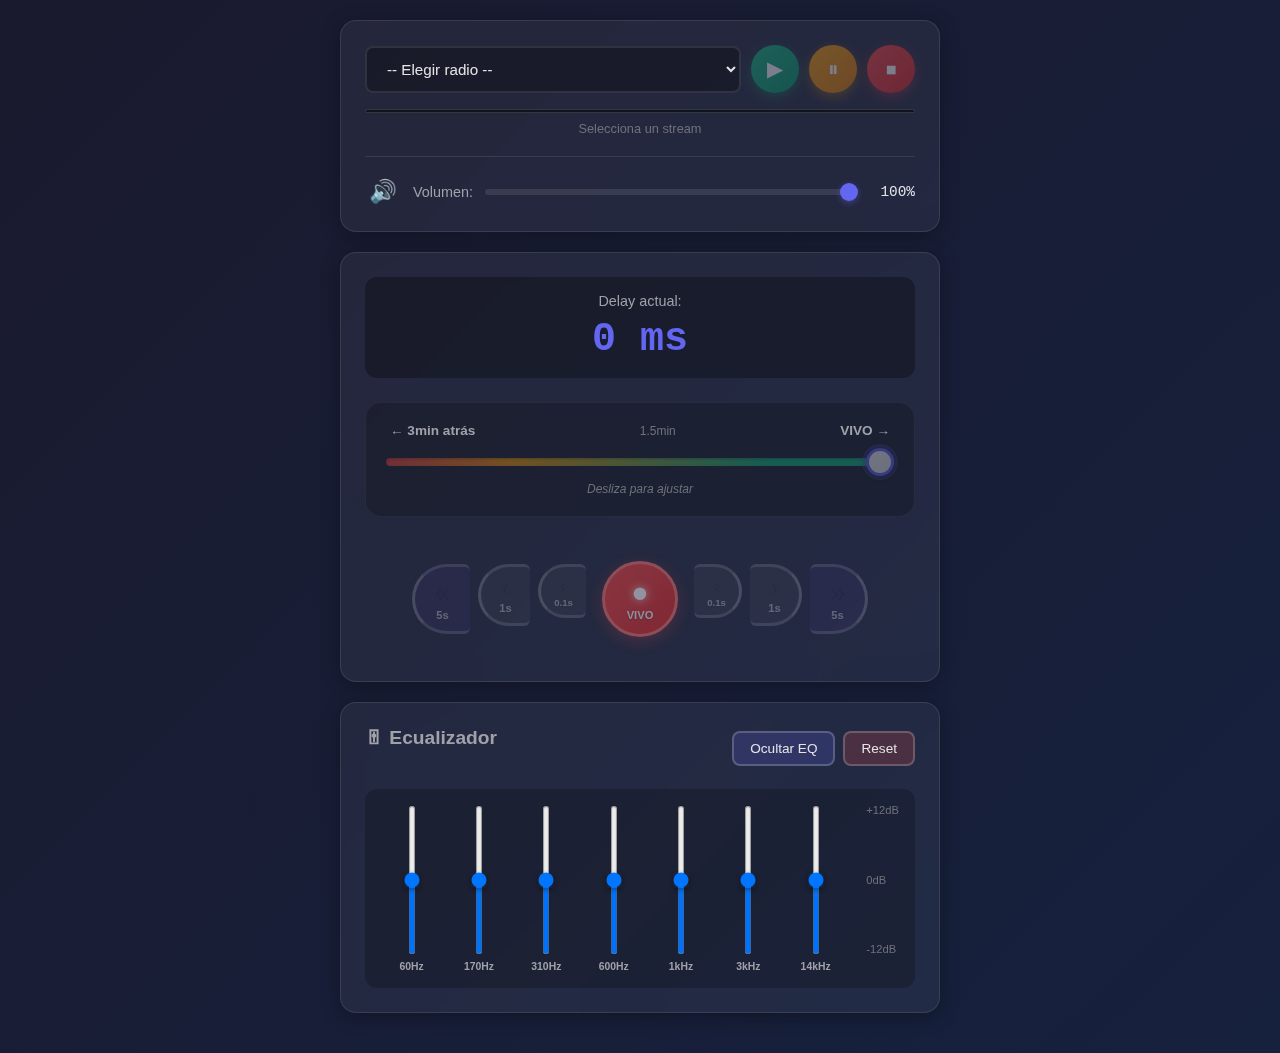
<file: index.html>
<!DOCTYPE html>
<html lang="es">
<head>
    <meta charset="UTF-8">
    <meta name="viewport" content="width=device-width, initial-scale=1.0">
    <title>BRIZUELAMP</title>
    <link rel="icon" type="image/svg+xml" href="favicon.svg">
    <link rel="stylesheet" href="styles.css">
</head>
<body>
    <div class="container">

        <div class="card">
            <div class="player-controls">
                <select id="stream-selector">
                    <option value="">-- Elegir radio --</option>
                    <option value="https://server1.dainusradio.com:2341/stream">Sucesos</option>
                    <option value="https://playerservices.streamtheworld.com/api/livestream-redirect/radio3.mp3">Cadena 3</option>
                </select>
                <button id="play-btn" class="btn-icon btn-icon-play" disabled title="Reproducir">
                    ▶
                </button>
                <button id="pause-btn" class="btn-icon btn-icon-pause" disabled title="Pausar">
                    ⏸
                </button>
                <button id="stop-btn" class="btn-icon btn-icon-stop" disabled title="Detener">
                    ⏹
                </button>
            </div>

            <div class="visualizer-container">
                <div id="audio-visualizer" class="audio-visualizer">
                    <div class="visualizer-bar" data-bar="0"></div>
                    <div class="visualizer-bar" data-bar="1"></div>
                    <div class="visualizer-bar" data-bar="2"></div>
                    <div class="visualizer-bar" data-bar="3"></div>
                </div>
                <div id="visualizer-status" class="visualizer-status">Selecciona un stream</div>
            </div>

            <div class="volume-control">
                <button id="mute-btn" class="volume-icon-btn" title="Silenciar/Activar sonido">🔊</button>
                <label for="volume-slider" class="volume-label">Volumen:</label>
                <input type="range" id="volume-slider" min="0" max="100" value="100">
                <span id="volume-value">100%</span>
            </div>
        </div>
        
        <div class="card">

            <div class="delay-display">
                <span class="delay-label">Delay actual:</span>
                <span id="delay-value" class="delay-value">0 ms</span>
            </div>

            <div class="delay-slider-container">
                <div class="slider-labels">
                    <span class="slider-label">← 3min atrás</span>
                    <span class="slider-label-center">1.5min</span>
                    <span class="slider-label">VIVO →</span>
                </div>
                <input type="range" id="delay-slider" class="delay-slider"
                       min="0" max="180000" step="500" value="170000" disabled>
                <div class="slider-hint">Desliza para ajustar</div>
            </div>

            <div class="quick-actions">
                <div class="action-section">
                    <div class="action-buttons">
                        <button class="btn-round btn-round-large" data-delay="5000" title="5 segundos atrás">
                            <span class="round-icon">«</span>
                            <span class="round-label">5s</span>
                        </button>
                        <button class="btn-round btn-round-medium" data-delay="1000" title="1 segundo atrás">
                            <span class="round-icon">‹</span>
                            <span class="round-label">1s</span>
                        </button>
                        <button class="btn-round btn-round-small" data-delay="100" title="0.1 segundos atrás">
                            <span class="round-icon">‹</span>
                            <span class="round-label">0.1s</span>
                        </button>
                    </div>
                </div>

                <button id="go-live-btn" class="btn-round btn-round-live" title="Ir al vivo">
                    <span class="round-icon live-dot">●</span>
                    <span class="round-label">VIVO</span>
                </button>

                <div class="action-section">
                    <div class="action-buttons">
                        <button class="btn-round btn-round-small" data-delay="-100" title="0.1 segundos adelante">
                            <span class="round-icon">›</span>
                            <span class="round-label">0.1s</span>
                        </button>
                        <button class="btn-round btn-round-medium" data-delay="-1000" title="1 segundo adelante">
                            <span class="round-icon">›</span>
                            <span class="round-label">1s</span>
                        </button>
                        <button class="btn-round btn-round-large" data-delay="-5000" title="5 segundos adelante">
                            <span class="round-icon">»</span>
                            <span class="round-label">5s</span>
                        </button>
                    </div>
                </div>
            </div>
        </div>

        <div class="card">
            <div class="eq-header">
                <h2>🎚 Ecualizador</h2>
                <div class="eq-controls">
                    <button id="eq-toggle-btn" class="btn-eq-toggle">Ocultar EQ</button>
                    <button id="eq-reset-btn" class="btn-eq-reset">Reset</button>
                </div>
            </div>

            <div id="eq-panel" class="eq-panel">
                <div class="eq-sliders">
                    <div class="eq-band">
                        <input type="range" class="eq-slider" data-eq-band="0" min="-12" max="12" value="0" step="0.5" orient="vertical">
                        <span class="eq-label">60Hz</span>
                    </div>
                    <div class="eq-band">
                        <input type="range" class="eq-slider" data-eq-band="1" min="-12" max="12" value="0" step="0.5" orient="vertical">
                        <span class="eq-label">170Hz</span>
                    </div>
                    <div class="eq-band">
                        <input type="range" class="eq-slider" data-eq-band="2" min="-12" max="12" value="0" step="0.5" orient="vertical">
                        <span class="eq-label">310Hz</span>
                    </div>
                    <div class="eq-band">
                        <input type="range" class="eq-slider" data-eq-band="3" min="-12" max="12" value="0" step="0.5" orient="vertical">
                        <span class="eq-label">600Hz</span>
                    </div>
                    <div class="eq-band">
                        <input type="range" class="eq-slider" data-eq-band="4" min="-12" max="12" value="0" step="0.5" orient="vertical">
                        <span class="eq-label">1kHz</span>
                    </div>
                    <div class="eq-band">
                        <input type="range" class="eq-slider" data-eq-band="5" min="-12" max="12" value="0" step="0.5" orient="vertical">
                        <span class="eq-label">3kHz</span>
                    </div>
                    <div class="eq-band">
                        <input type="range" class="eq-slider" data-eq-band="6" min="-12" max="12" value="0" step="0.5" orient="vertical">
                        <span class="eq-label">14kHz</span>
                    </div>
                </div>
                <div class="eq-scale">
                    <span class="eq-scale-label">+12dB</span>
                    <span class="eq-scale-label">0dB</span>
                    <span class="eq-scale-label">-12dB</span>
                </div>
            </div>
        </div>
    </div>

    <script src="app.js"></script>
</body>
</html>
</file>
<file: styles.css>
* {
    box-sizing: border-box;
    margin: 0;
    padding: 0;
}

body {
    font-family: -apple-system, BlinkMacSystemFont, 'Segoe UI', Roboto, Oxygen, Ubuntu, sans-serif;
    background: linear-gradient(135deg, #1a1a2e 0%, #16213e 100%);
    min-height: 100vh;
    color: #e4e4e7;
    padding: 20px;
}

.container {
    max-width: 600px;
    margin: 0 auto;
}

h1 {
    text-align: center;
    margin-bottom: 30px;
    font-size: 2rem;
    color: #f4f4f5;
    text-shadow: 0 2px 4px rgba(0, 0, 0, 0.3);
}

h2 {
    font-size: 1.2rem;
    margin-bottom: 20px;
    color: #a1a1aa;
}

h3 {
    font-size: 1rem;
    margin-bottom: 10px;
    color: #a1a1aa;
}

.card {
    background: rgba(255, 255, 255, 0.05);
    border-radius: 16px;
    padding: 24px;
    margin-bottom: 20px;
    backdrop-filter: blur(10px);
    border: 1px solid rgba(255, 255, 255, 0.1);
    box-shadow: 0 4px 20px rgba(0, 0, 0, 0.3);
}

/* Player Controls - Selector + Botones en línea */
.player-controls {
    display: flex;
    align-items: center;
    gap: 10px;
    margin-bottom: 16px;
}

select {
    flex: 1;
    padding: 12px 16px;
    font-size: 0.95rem;
    border: 2px solid rgba(255, 255, 255, 0.1);
    border-radius: 8px;
    background: rgba(0, 0, 0, 0.3);
    color: #e4e4e7;
    cursor: pointer;
    transition: border-color 0.2s, box-shadow 0.2s;
}

select:hover {
    border-color: rgba(255, 255, 255, 0.2);
}

select:focus {
    outline: none;
    border-color: #6366f1;
    box-shadow: 0 0 0 3px rgba(99, 102, 241, 0.3);
}

select option {
    background: #1a1a2e;
    color: #e4e4e7;
}

/* Botones de icono */
.btn-icon {
    width: 48px;
    height: 48px;
    border-radius: 50%;
    border: none;
    font-size: 1.3rem;
    display: flex;
    align-items: center;
    justify-content: center;
    cursor: pointer;
    transition: all 0.2s;
    flex-shrink: 0;
}

.btn-icon:disabled {
    opacity: 0.4;
    cursor: not-allowed;
}

.btn-icon-play {
    background: linear-gradient(135deg, #10b981 0%, #059669 100%);
    color: white;
    box-shadow: 0 4px 12px rgba(16, 185, 129, 0.4);
}

.btn-icon-play:hover:not(:disabled) {
    transform: scale(1.1);
    box-shadow: 0 6px 16px rgba(16, 185, 129, 0.6);
}

.btn-icon-pause {
    background: linear-gradient(135deg, #f59e0b 0%, #d97706 100%);
    color: white;
    box-shadow: 0 4px 12px rgba(245, 158, 11, 0.4);
}

.btn-icon-pause:hover:not(:disabled) {
    transform: scale(1.1);
    box-shadow: 0 6px 16px rgba(245, 158, 11, 0.6);
}

.btn-icon-stop {
    background: linear-gradient(135deg, #ef4444 0%, #dc2626 100%);
    color: white;
    box-shadow: 0 4px 12px rgba(239, 68, 68, 0.4);
}

.btn-icon-stop:hover:not(:disabled) {
    transform: scale(1.1);
    box-shadow: 0 6px 16px rgba(239, 68, 68, 0.6);
}

.btn-icon:active:not(:disabled) {
    transform: scale(0.95);
}


/* Delay Slider */
.delay-slider-container {
    margin: 24px 0;
    padding: 20px;
    background: rgba(0, 0, 0, 0.2);
    border-radius: 16px;
    border: 1px solid rgba(255, 255, 255, 0.05);
}

.slider-labels {
    display: flex;
    justify-content: space-between;
    align-items: center;
    margin-bottom: 12px;
    padding: 0 4px;
}

.slider-label {
    font-size: 0.85rem;
    color: #a1a1aa;
    font-weight: 600;
}

.slider-label-center {
    font-size: 0.75rem;
    color: #71717a;
}

.delay-slider {
    width: 100%;
    height: 8px;
    -webkit-appearance: none;
    appearance: none;
    background: linear-gradient(to right,
        #ef4444 0%,
        #f59e0b 25%,
        #10b981 75%,
        #10b981 100%);
    border-radius: 8px;
    outline: none;
    cursor: pointer;
    box-shadow: inset 0 1px 3px rgba(0, 0, 0, 0.3);
    margin: 8px 0;
}

.delay-slider:disabled {
    opacity: 0.4;
    cursor: not-allowed;
}

.delay-slider::-webkit-slider-thumb {
    -webkit-appearance: none;
    appearance: none;
    width: 28px;
    height: 28px;
    border-radius: 50%;
    background: linear-gradient(135deg, #f4f4f5 0%, #e4e4e7 100%);
    cursor: pointer;
    box-shadow: 0 2px 8px rgba(0, 0, 0, 0.3),
                0 0 0 4px rgba(99, 102, 241, 0.3);
    border: 3px solid #6366f1;
    transition: transform 0.2s, box-shadow 0.2s;
}

.delay-slider::-webkit-slider-thumb:hover {
    transform: scale(1.15);
    box-shadow: 0 3px 12px rgba(0, 0, 0, 0.4),
                0 0 0 6px rgba(99, 102, 241, 0.4);
}

.delay-slider::-webkit-slider-thumb:active {
    transform: scale(1.05);
}

.delay-slider::-moz-range-thumb {
    width: 28px;
    height: 28px;
    border-radius: 50%;
    background: linear-gradient(135deg, #f4f4f5 0%, #e4e4e7 100%);
    cursor: pointer;
    box-shadow: 0 2px 8px rgba(0, 0, 0, 0.3),
                0 0 0 4px rgba(99, 102, 241, 0.3);
    border: 3px solid #6366f1;
    transition: transform 0.2s;
}

.slider-hint {
    text-align: center;
    font-size: 0.75rem;
    color: #71717a;
    margin-top: 8px;
    font-style: italic;
}

/* Quick Actions - Round Buttons */
.quick-actions {
    display: flex;
    justify-content: center;
    align-items: center;
    gap: 4px;
    flex-wrap: nowrap;
    padding: 20px 8px;
}

.action-section {
    display: flex;
    flex-direction: row;
    align-items: center;
    gap: 4px;
}

.section-label {
    display: none; /* Ocultar labels para ahorrar espacio en mobile */
}

.action-buttons {
    display: flex;
    gap: 4px;
}

.btn-round {
    display: flex;
    flex-direction: column;
    align-items: center;
    justify-content: center;
    background: rgba(255, 255, 255, 0.12);
    border: 2px solid rgba(255, 255, 255, 0.25);
    cursor: pointer;
    transition: all 0.3s cubic-bezier(0.4, 0, 0.2, 1);
    position: relative;
    overflow: hidden;
}

.btn-round::before {
    content: '';
    position: absolute;
    top: 50%;
    left: 50%;
    width: 0;
    height: 0;
    border-radius: 50%;
    background: rgba(255, 255, 255, 0.2);
    transform: translate(-50%, -50%);
    transition: width 0.6s, height 0.6s;
}

.btn-round:active::before {
    width: 100px;
    height: 100px;
}

.btn-round:disabled {
    opacity: 0.3;
    cursor: not-allowed;
}

.btn-round:not(:disabled):hover {
    transform: scale(1.1);
    border-color: #6366f1;
    box-shadow: 0 4px 20px rgba(99, 102, 241, 0.4);
}

.btn-round:not(:disabled):active {
    transform: scale(0.95);
}

.round-icon {
    font-size: 1.8rem;
    line-height: 1;
    position: relative;
    z-index: 1;
    display: flex;
    align-items: center;
    justify-content: center;
}

.round-label {
    font-size: 0.7rem;
    font-weight: 800;
    color: #f4f4f5;
    position: relative;
    z-index: 1;
    margin-top: 2px;
    text-shadow: 0 1px 2px rgba(0, 0, 0, 0.3);
}

/* Button sizes - Semicírculos para botones laterales */
.btn-round-small {
    width: 48px;
    height: 54px;
    border-radius: 27px;
}

.btn-round-small .round-icon {
    font-size: 1.3rem;
}

.btn-round-small .round-label {
    font-size: 0.6rem;
}

.btn-round-medium {
    width: 52px;
    height: 62px;
    border-radius: 31px;
}

.btn-round-medium .round-icon {
    font-size: 1.5rem;
}

.btn-round-large {
    width: 58px;
    height: 70px;
    background: rgba(139, 92, 246, 0.2);
    border-radius: 35px;
}

.btn-round-large .round-icon {
    font-size: 1.8rem;
}

.btn-round-large:not(:disabled):hover {
    box-shadow: 0 4px 20px rgba(139, 92, 246, 0.5);
}

/* Bordes específicos para botones large hacia atrás */
.btn-round-large[data-delay]:not([data-delay^="-"]) {
    border-left-width: 3px;
    border-left-color: rgba(139, 92, 246, 0.7);
    border-top-color: rgba(139, 92, 246, 0.5);
    border-bottom-color: rgba(139, 92, 246, 0.5);
}

/* Bordes específicos para botones large hacia adelante */
.btn-round-large[data-delay^="-"] {
    border-right-width: 3px;
    border-right-color: rgba(139, 92, 246, 0.7);
    border-top-color: rgba(139, 92, 246, 0.5);
    border-bottom-color: rgba(139, 92, 246, 0.5);
}

/* Semicírculos para botones de atrás (data-delay positivo) - Medialunas abiertas */
.btn-round[data-delay]:not([data-delay^="-"]) {
    border-top-right-radius: 6px;
    border-bottom-right-radius: 6px;
    border-right: none; /* Ocultar borde recto */
    border-left-width: 3px; /* Borde curvo más grueso */
    border-left-color: rgba(255, 255, 255, 0.5); /* Más visible */
    border-top-width: 3px;
    border-bottom-width: 3px;
    border-top-color: rgba(255, 255, 255, 0.35);
    border-bottom-color: rgba(255, 255, 255, 0.35);
}

/* Semicírculos para botones de adelante (data-delay negativo) - Medialunas abiertas */
.btn-round[data-delay^="-"] {
    border-top-left-radius: 6px;
    border-bottom-left-radius: 6px;
    border-left: none; /* Ocultar borde recto */
    border-right-width: 3px; /* Borde curvo más grueso */
    border-right-color: rgba(255, 255, 255, 0.5); /* Más visible */
    border-top-width: 3px;
    border-bottom-width: 3px;
    border-top-color: rgba(255, 255, 255, 0.35);
    border-bottom-color: rgba(255, 255, 255, 0.35);
}

/* Desktop: mostrar labels de sección */
@media (min-width: 601px) {
    .section-label {
        display: block;
    }

    .action-section {
        flex-direction: column;
        gap: 8px;
    }

    .quick-actions {
        gap: 16px;
    }

    .action-buttons {
        gap: 8px;
    }
}

/* Live button special styling */
.btn-round-live {
    width: 76px;
    height: 76px;
    border-radius: 50% !important; /* Forzar círculo completo */
    background: linear-gradient(135deg, #ef4444 0%, #dc2626 100%);
    border: 3px solid #f87171 !important; /* Forzar borde completo */
    border-left: 3px solid #f87171 !important;
    border-right: 3px solid #f87171 !important;
    box-shadow: 0 4px 15px rgba(239, 68, 68, 0.4);
}

.btn-round-live:not(:disabled):hover {
    background: linear-gradient(135deg, #dc2626 0%, #b91c1c 100%);
    border-color: #ef4444;
    box-shadow: 0 6px 25px rgba(239, 68, 68, 0.6);
}

.live-dot {
    color: #fff;
    animation: pulse-live 2s infinite;
    text-shadow: 0 0 10px rgba(255, 255, 255, 0.8);
}

@keyframes pulse-live {
    0%, 100% {
        opacity: 1;
        transform: scale(1);
    }
    50% {
        opacity: 0.7;
        transform: scale(1.2);
    }
}

/* Volume control */
.volume-control {
    display: flex;
    align-items: center;
    gap: 12px;
    margin-top: 20px;
    padding-top: 20px;
    border-top: 1px solid rgba(255, 255, 255, 0.1);
}

.volume-icon-btn {
    font-size: 1.4rem;
    background: none;
    border: none;
    cursor: pointer;
    padding: 4px;
    transition: transform 0.2s, filter 0.2s;
    line-height: 1;
}

.volume-icon-btn:hover {
    transform: scale(1.15);
    filter: brightness(1.3);
}

.volume-icon-btn:active {
    transform: scale(0.95);
}

.volume-label {
    font-size: 0.9rem;
    color: #a1a1aa;
    white-space: nowrap;
}

#volume-slider {
    flex: 1;
    height: 6px;
    -webkit-appearance: none;
    appearance: none;
    background: rgba(255, 255, 255, 0.1);
    border-radius: 3px;
    cursor: pointer;
}

#volume-slider::-webkit-slider-thumb {
    -webkit-appearance: none;
    appearance: none;
    width: 18px;
    height: 18px;
    border-radius: 50%;
    background: #6366f1;
    cursor: pointer;
    box-shadow: 0 2px 6px rgba(99, 102, 241, 0.4);
    transition: transform 0.1s;
}

#volume-slider::-webkit-slider-thumb:hover {
    transform: scale(1.1);
}

#volume-slider::-moz-range-thumb {
    width: 18px;
    height: 18px;
    border: none;
    border-radius: 50%;
    background: #6366f1;
    cursor: pointer;
    box-shadow: 0 2px 6px rgba(99, 102, 241, 0.4);
}

#volume-value {
    min-width: 45px;
    text-align: right;
    font-size: 0.9rem;
    color: #e4e4e7;
    font-family: 'Courier New', monospace;
}

.delay-display {
    text-align: center;
    padding: 16px;
    background: rgba(0, 0, 0, 0.3);
    border-radius: 12px;
    margin-bottom: 20px;
}

.delay-label {
    display: block;
    font-size: 0.9rem;
    color: #a1a1aa;
    margin-bottom: 8px;
}

.delay-value {
    font-size: 2.5rem;
    font-weight: 700;
    color: #6366f1;
    font-family: 'Courier New', monospace;
}

.delay-value.negative {
    color: #f59e0b;
}

.delay-value.positive {
    color: #10b981;
}

.delay-controls {
    display: flex;
    flex-direction: column;
    gap: 12px;
}

.delay-row {
    display: flex;
    gap: 8px;
    align-items: center;
    flex-wrap: wrap;
    justify-content: center;
}

.row-label {
    font-size: 0.85rem;
    color: #a1a1aa;
    min-width: 70px;
    text-align: right;
}

/* Audio Visualizer */
.visualizer-container {
    position: relative;
    margin-bottom: 20px;
}

.audio-visualizer {
    position: relative;
    width: 100%;
    height: 4px;
    background: rgba(0, 0, 0, 0.5);
    border-radius: 2px;
    overflow: hidden;
    border: 1px solid rgba(255, 255, 255, 0.15);
}

.visualizer-bar {
    position: absolute;
    height: 100%;
    width: 30%;
    border-radius: 2px;
    background: linear-gradient(90deg, #4ade80, #06b6d4, #c084fc);
    box-shadow: 0 0 16px currentColor, 0 0 8px rgba(192, 132, 252, 0.9);
    transition: transform 0.15s ease-out;
    will-change: transform;
    top: 0;
    left: 0;
}

.visualizer-bar.overlapping {
    background: linear-gradient(90deg, #fbbf24, #f59e0b, #f97316);
    box-shadow: 0 0 20px #fbbf24, 0 0 10px rgba(251, 191, 36, 1);
    z-index: 10;
}

.visualizer-bar.buffering {
    background: linear-gradient(90deg, #fca5a5, #fcd34d, #6ee7b7);
    box-shadow: 0 0 16px #fcd34d, 0 0 8px rgba(252, 211, 77, 0.9);
}

.visualizer-status {
    font-size: 0.8rem;
    color: #71717a;
    text-align: center;
    margin-top: 8px;
}

/* Equalizer */
.eq-header {
    display: flex;
    justify-content: space-between;
    align-items: center;
    margin-bottom: 20px;
}

.eq-controls {
    display: flex;
    gap: 8px;
}

.btn-eq-toggle,
.btn-eq-reset {
    padding: 8px 16px;
    font-size: 0.85rem;
    border: 2px solid rgba(255, 255, 255, 0.2);
    border-radius: 8px;
    background: rgba(99, 102, 241, 0.2);
    color: #e4e4e7;
    cursor: pointer;
    transition: all 0.2s;
}

.btn-eq-toggle:hover,
.btn-eq-reset:hover {
    background: rgba(99, 102, 241, 0.3);
    border-color: rgba(255, 255, 255, 0.3);
}

.btn-eq-reset {
    background: rgba(239, 68, 68, 0.2);
}

.btn-eq-reset:hover {
    background: rgba(239, 68, 68, 0.3);
}

.eq-panel {
    padding: 16px;
    background: rgba(0, 0, 0, 0.2);
    border-radius: 12px;
    display: flex;
    gap: 12px;
}

.eq-sliders {
    display: flex;
    justify-content: space-between;
    align-items: flex-end;
    gap: 6px;
    flex: 1;
    min-height: 160px;
}

.eq-band {
    display: flex;
    flex-direction: column;
    align-items: center;
    gap: 6px;
    flex: 1;
}

.eq-slider {
    -webkit-appearance: slider-vertical;
    writing-mode: bt-lr;
    width: 6px;
    height: 150px;
    background: linear-gradient(to top,
        #ef4444 0%,
        #f59e0b 25%,
        #10b981 50%,
        #f59e0b 75%,
        #ef4444 100%);
    border-radius: 3px;
    outline: none;
    cursor: pointer;
    box-shadow: inset 0 1px 3px rgba(0, 0, 0, 0.3);
}

.eq-slider::-webkit-slider-thumb {
    -webkit-appearance: none;
    appearance: none;
    width: 18px;
    height: 10px;
    border-radius: 2px;
    background: linear-gradient(135deg, #f4f4f5 0%, #e4e4e7 100%);
    cursor: pointer;
    box-shadow: 0 2px 4px rgba(0, 0, 0, 0.3);
    border: 2px solid #6366f1;
}

.eq-slider::-moz-range-thumb {
    width: 18px;
    height: 10px;
    border-radius: 2px;
    background: linear-gradient(135deg, #f4f4f5 0%, #e4e4e7 100%);
    cursor: pointer;
    box-shadow: 0 2px 4px rgba(0, 0, 0, 0.3);
    border: 2px solid #6366f1;
}

.eq-label {
    font-size: 0.65rem;
    color: #a1a1aa;
    font-weight: 600;
    text-align: center;
    white-space: nowrap;
}

.eq-scale {
    display: flex;
    flex-direction: column;
    justify-content: space-between;
    height: 150px;
    padding-left: 8px;
    flex-shrink: 0;
}

.eq-scale-label {
    font-size: 0.7rem;
    color: #71717a;
    line-height: 1;
}

/* Responsive */
@media (max-width: 600px) {
    .container {
        padding: 0;
    }

    h1 {
        font-size: 1.6rem;
        margin-bottom: 20px;
    }

    .card {
        padding: 20px 16px;
        margin-bottom: 16px;
    }

    .delay-value {
        font-size: 2.2rem;
    }

    .quick-actions {
        gap: 3px;
        padding: 20px 4px;
    }

    .action-buttons {
        gap: 3px;
    }

    /* EQ responsive */
    .eq-panel {
        padding: 12px;
        gap: 8px;
    }

    .eq-sliders {
        gap: 4px;
        min-height: 140px;
    }

    .eq-slider {
        height: 130px;
        width: 5px;
    }

    .eq-scale {
        height: 130px;
    }

    .eq-label {
        font-size: 0.6rem;
    }

    .eq-scale-label {
        font-size: 0.65rem;
    }

    .btn-round-small {
        width: 42px;
        height: 50px;
        border-radius: 25px;
    }

    .btn-round-small .round-icon {
        font-size: 1.2rem;
    }

    .btn-round-small .round-label {
        font-size: 0.55rem;
    }

    .btn-round-medium {
        width: 46px;
        height: 58px;
        border-radius: 29px;
    }

    .btn-round-medium .round-icon {
        font-size: 1.4rem;
    }

    .btn-round-medium .round-label {
        font-size: 0.6rem;
    }

    .btn-round-large {
        width: 52px;
        height: 66px;
        border-radius: 33px;
    }

    .btn-round-large .round-icon {
        font-size: 1.7rem;
    }

    .btn-round-large .round-label {
        font-size: 0.65rem;
    }

    .btn-round-live {
        width: 68px;
        height: 68px;
    }

    .btn-round-live .round-icon {
        font-size: 1.6rem;
    }

    .btn-round-live .round-label {
        font-size: 0.65rem;
    }

    .delay-slider-container {
        padding: 16px;
    }

    .slider-labels {
        font-size: 0.8rem;
    }

    .btn-icon {
        width: 44px;
        height: 44px;
        font-size: 1.2rem;
    }

    .player-controls {
        gap: 8px;
    }
}

@media (max-width: 400px) {
    .quick-actions {
        gap: 2px;
        padding: 20px 2px;
    }

    .action-buttons {
        gap: 2px;
    }

    .btn-round-small {
        width: 38px;
        height: 46px;
        border-radius: 23px;
    }

    .btn-round-small .round-icon {
        font-size: 1.1rem;
    }

    .btn-round-small .round-label {
        font-size: 0.5rem;
    }

    .btn-round-medium {
        width: 42px;
        height: 54px;
        border-radius: 27px;
    }

    .btn-round-medium .round-icon {
        font-size: 1.3rem;
    }

    .btn-round-medium .round-label {
        font-size: 0.55rem;
    }

    .btn-round-large {
        width: 48px;
        height: 62px;
        border-radius: 31px;
    }

    .btn-round-large .round-icon {
        font-size: 1.6rem;
    }

    .btn-round-large .round-label {
        font-size: 0.6rem;
    }

    .btn-round-live {
        width: 62px;
        height: 62px;
    }

    .btn-round-live .round-icon {
        font-size: 1.5rem;
    }

    .btn-round-live .round-label {
        font-size: 0.6rem;
    }

    .delay-value {
        font-size: 1.8rem;
    }

    .btn-icon {
        width: 40px;
        height: 40px;
        font-size: 1.1rem;
    }
}
</file>
